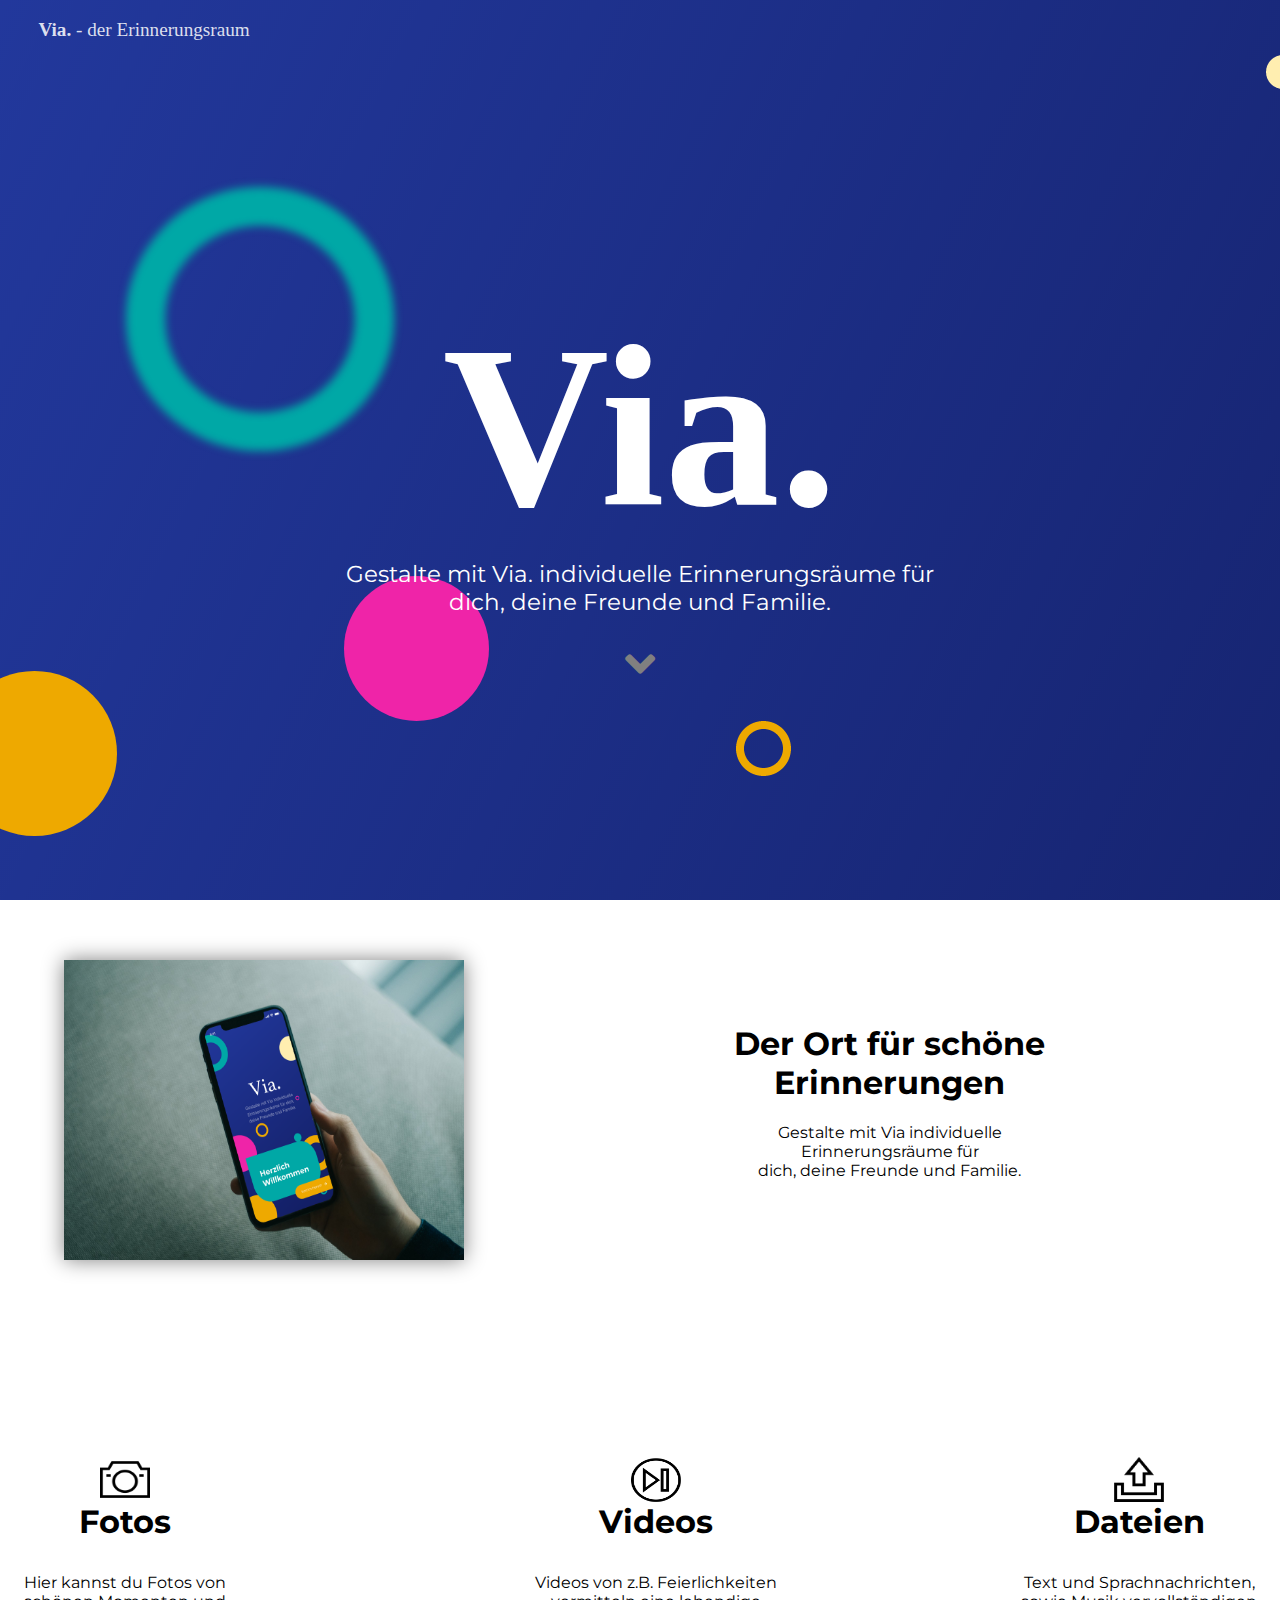
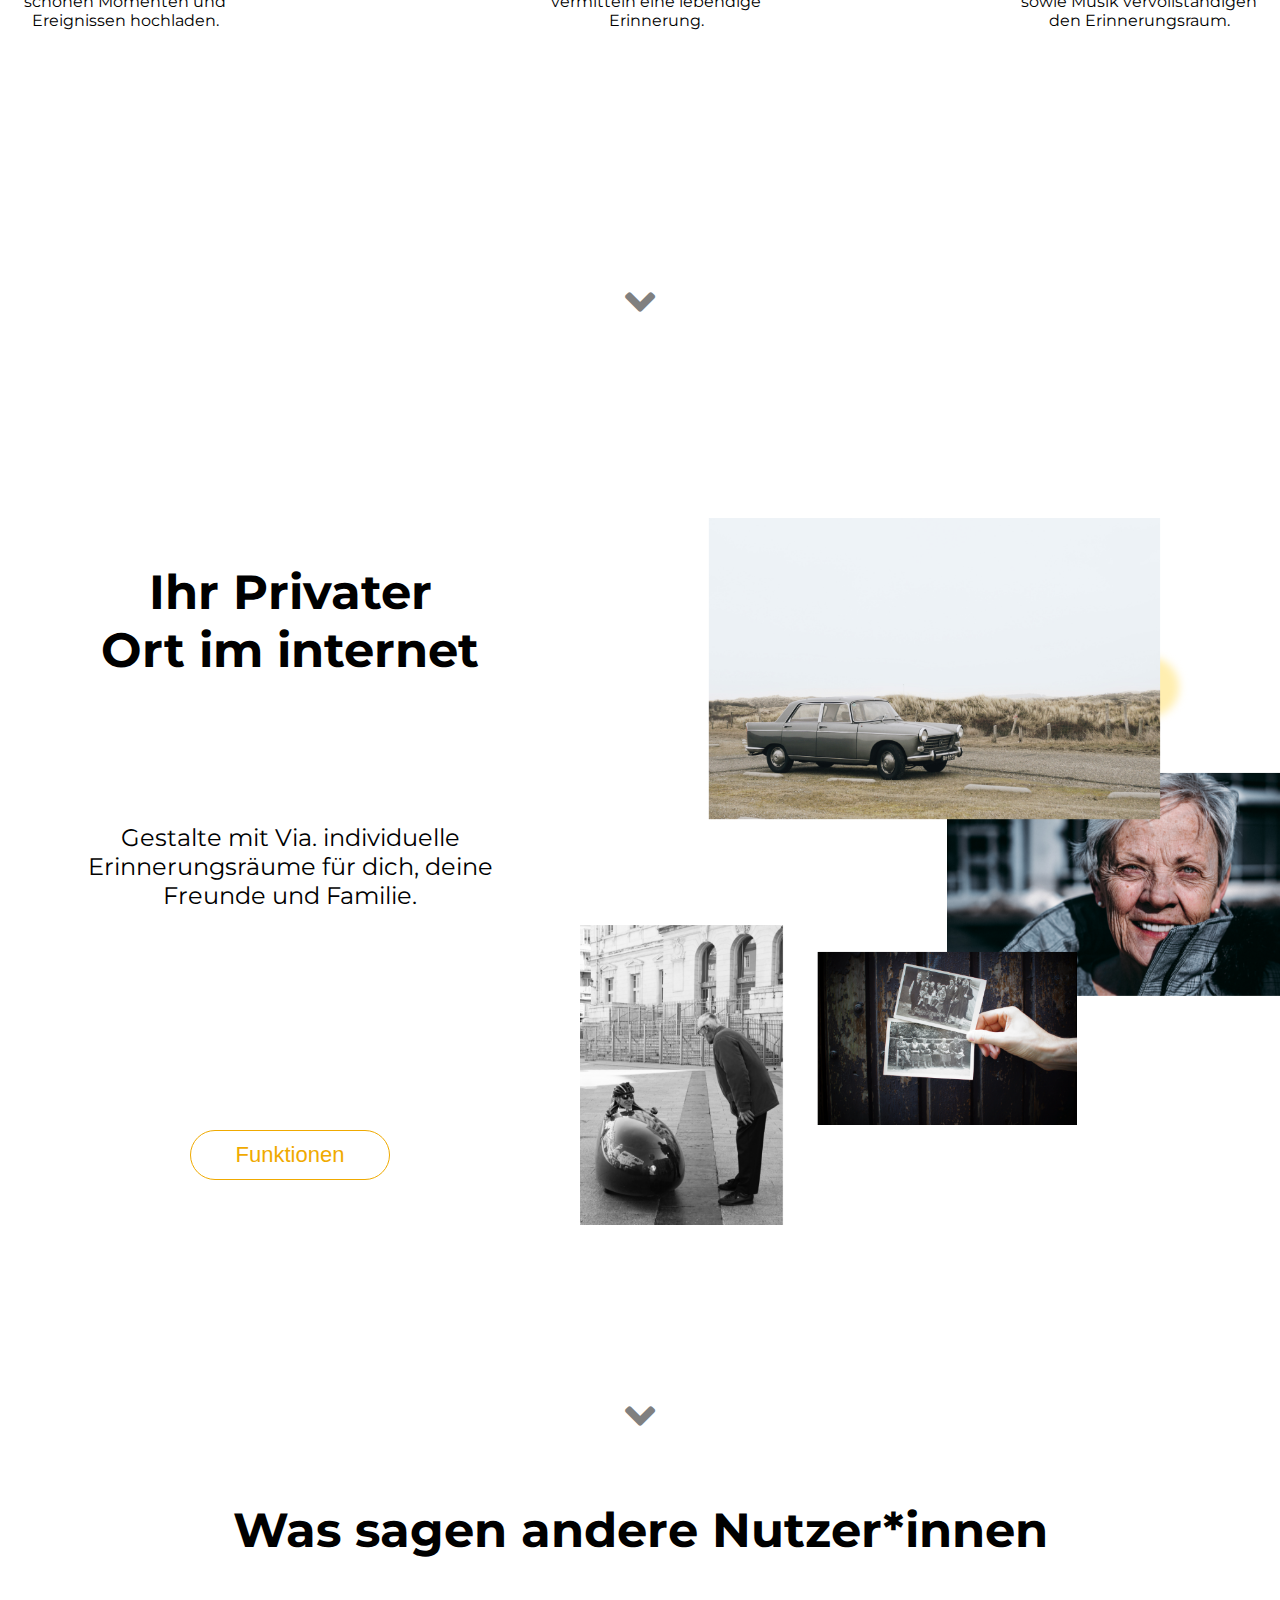
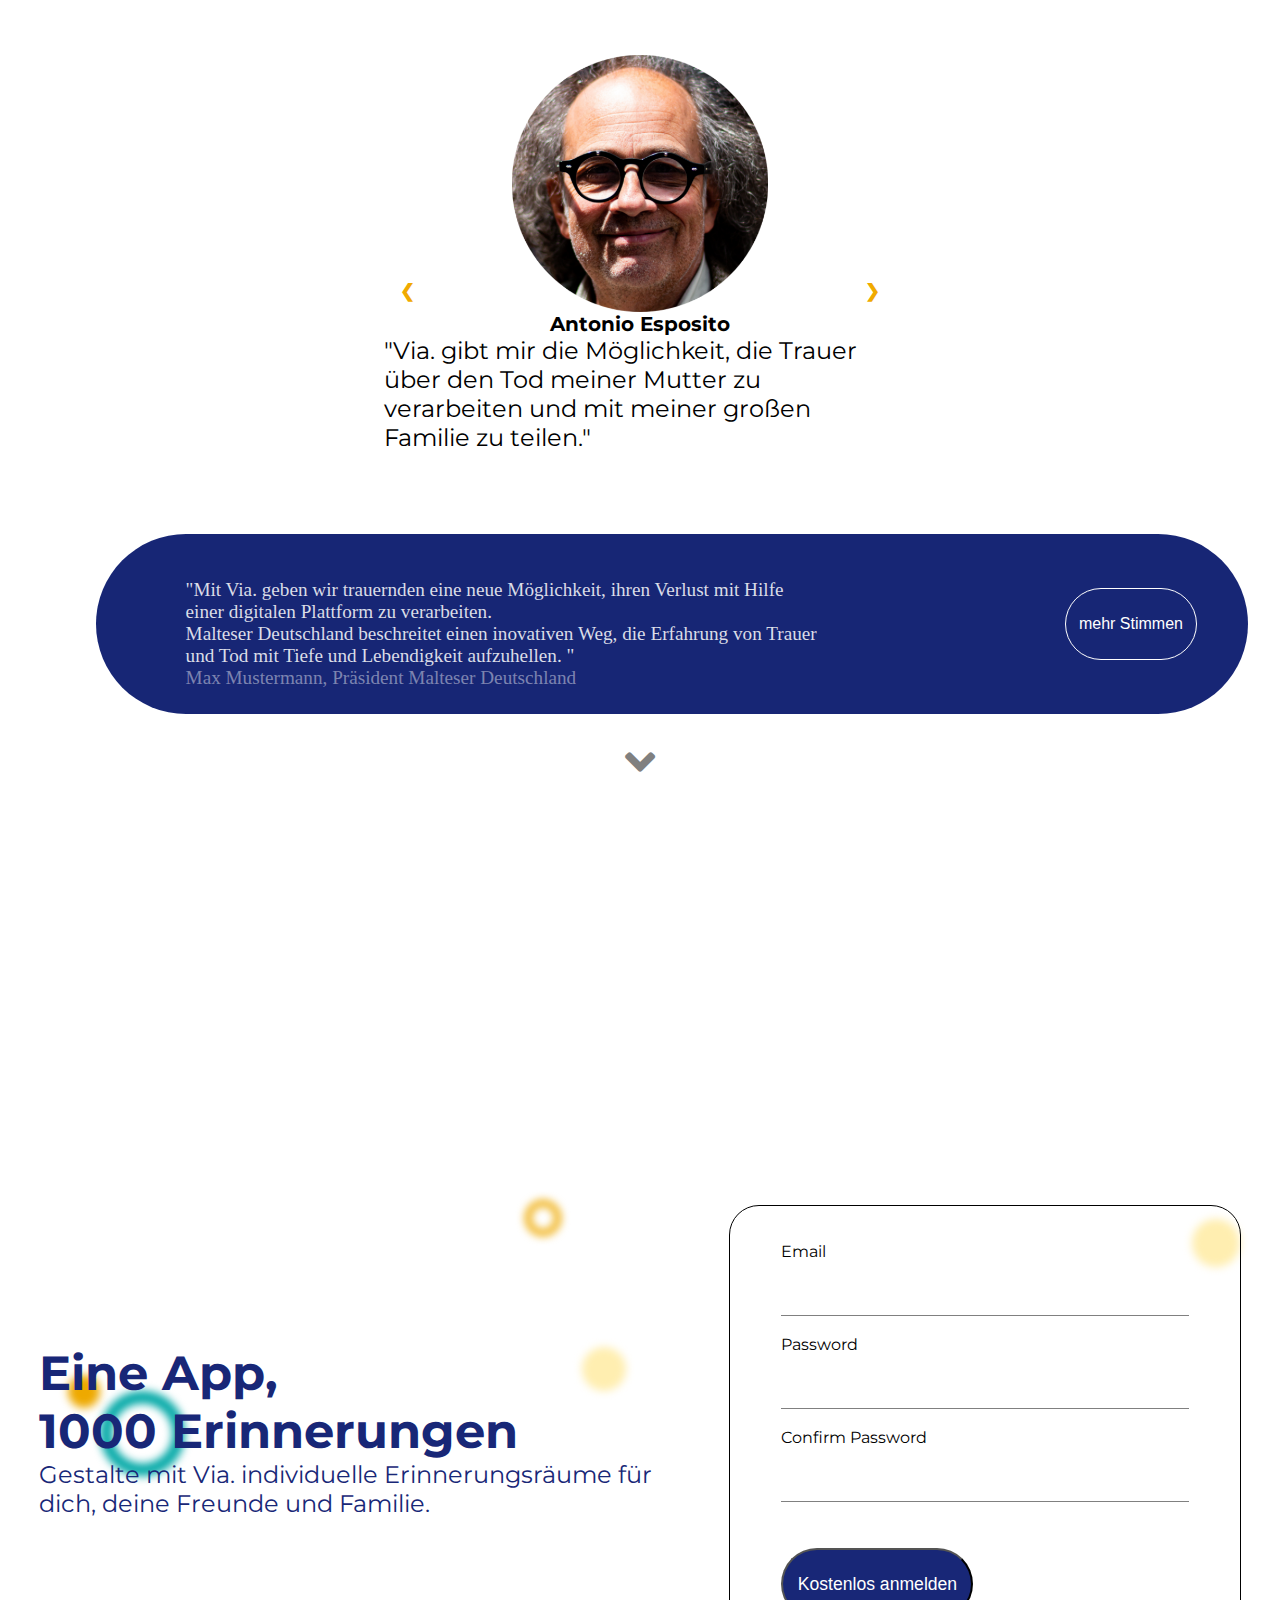
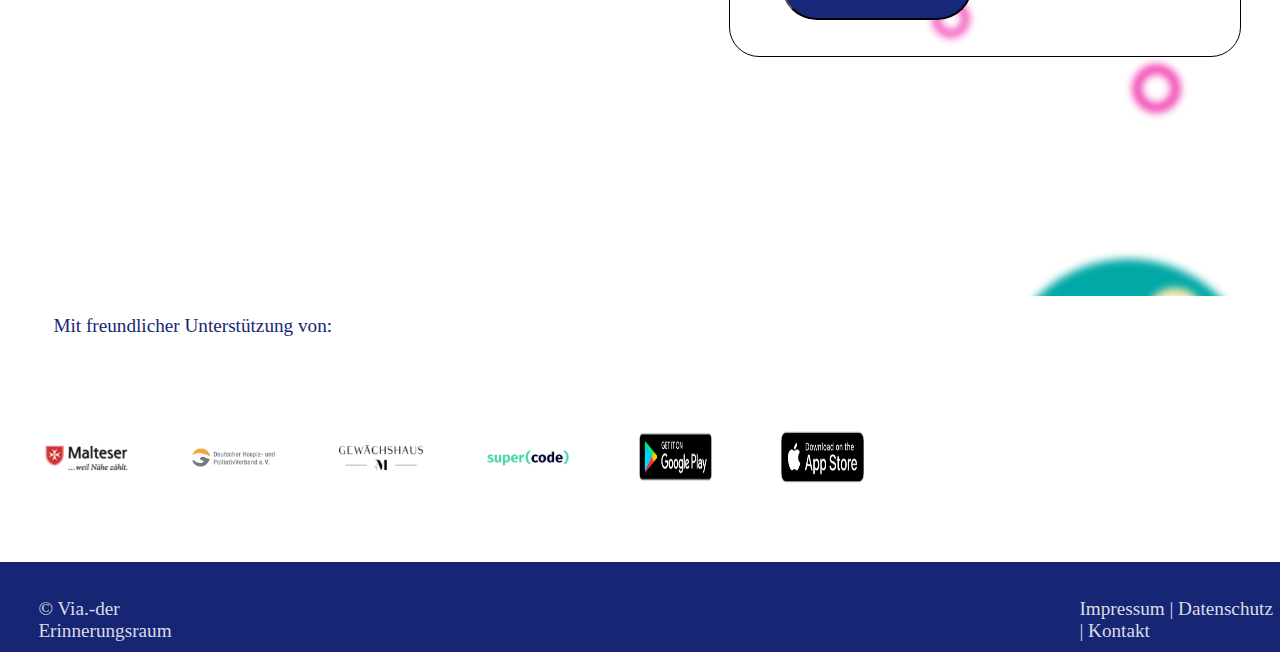
<file: assets/index.html>
<!DOCTYPE html>
<html lang="en">

<head>
    <meta charset="UTF-8">
    <meta name="viewport" content="width=device-width, initial-scale=1.0">
    <meta http-equiv="X-UA-Compatible" content="ie=edge">

    <link rel="stylesheet" href="https://cdnjs.cloudflare.com/ajax/libs/font-awesome/5.11.2/css/all.css">
    <link rel="stylesheet" href="/assets/css/style.css">
    <title>landingpage</title>
</head>

<body>
    <Main>
        <p><b>Via.</b> - der Erinnerungsraum</p>
        <section class="sec1" id="section1">
            <div class="eins">
                <h3>Via.</h3>
                <p class="">Gestalte mit Via. individuelle Erinnerungsräume für <br> dich, deine Freunde und Familie.
                </p>

                <a href="#section2"><i class="fas fa-angle-down"></i></a>
            </div>
        </section>
        <section class="sec2" id="section2">
            <div class="gridDiv1">
                <img src="/assets/img/Hand_Iphone.png" alt="">
            </div>
            <div class="gridDiv2">
                <h1 class="sec2H1">Der Ort für schöne Erinnerungen</h1>
                <p> Gestalte mit Via individuelle Erinnerungsräume für <br> dich, deine Freunde und Familie.</p>
            </div>
            <div class="gridDiv3">
                <img src="/assets/img/camara-de-fotos.png" alt="">
                <h1>Fotos</h1>
                <p>Hier kannst du Fotos von schönen Momenten und Ereignissen hochladen.</p>
            </div>
            <div class="gridDiv4">
                <img src="/assets/img/Element 3.png" alt="">
                <h1>Videos</h1>
                <p>Videos von z.B. Feierlichkeiten vermitteln eine lebendige Erinnerung. </p>
            </div>
            <div class="gridDiv5">
                <img src="/assets/img/subir.png" alt="">
                <h1>Dateien</h1>
                <p>Text und Sprachnachrichten, sowie Musik vervollständigen den Erinnerungsraum. </p>
            </div>

            <div class="gridDiv6">
                <a href="#section3"><i class="fas fa-angle-down"></i></a>
            </div>
        </section>
        <section class="sec3" id="section3">
            <div class="gridDivSec1">
                <h1>Ihr Privater</h1>
                <h1>Ort im internet</h1>
                <p>Gestalte mit Via. individuelle <br> Erinnerungsräume für  dich, deine <br> Freunde und Familie.</p>
                <button>Funktionen</button>
            </div>
                <div class="gridDivSec2">
                    <div>
                        <img src="./img/coulage.png" width="700px"  alt="">
                    </div>
                </div>

            
            <div class="gridDivSec3">
                <a href="#section4"><i class="fas fa-angle-down"></i></a>
            </div>
        </section>
        <section class="sec4" id="section4">
            <h1>Was sagen andere Nutzer*innen</h1>
            <div class="slideshow-container">

                <div class="mySlides fade">
                    <div class="test">
                        <img class="eins" src="/assets/img/Man01.png" style="width:50%">
                    </div>
                    <div class="nameText">
                        <h5>Antonio Esposito</h5>
                        <p>"Via. gibt mir die Möglichkeit, die Trauer über den Tod meiner Mutter zu verarbeiten und mit
                            meiner großen Familie zu teilen."</p>
                    </div>
                </div>

                <div class="mySlides fade">
                    <div class="test">
                        <img class="eins" src="/assets/img/Lady01.png" style="width:50%">
                    </div>
                    <div class="nameText">
                        <h5>Anna Contzen</h5>
                        <p>"Der Verlust meines Vaters war für mich ein einschneidendes Erlebnis. Der Erinnerungsraum
                            Via. ist für mich ein Ort, über diesen Verlust hinwegzukommen."</p>
                    </div>
                </div>

                <div class="mySlides fade">
                    <div class="test">
                        <img class="eins" src="/assets/img/Lady02.png" style="width:50%">
                    </div>
                    <div class="nameText">
                        <h5>Maike Schmidt</h5>
                        <p>"Der Erinnerungsraum Via. ist für mich ein Platz, um schöne Erinnerungen an meine verstorbene
                            Schwester mit meinen Freunden und Verwandten auszutauschen. "</p>
                    </div>
                </div>

                <a class="prev" onclick="plusSlides(-1)">&#10094;</a>
                <a class="next" onclick="plusSlides(1)">&#10095;</a>

            </div>
            <div class="stimme">
                <p>"Mit Via. geben wir trauernden eine neue Möglichkeit, ihren Verlust mit Hilfe einer digitalen
                    Plattform zu verarbeiten.<br>
                    Malteser Deutschland beschreitet einen inovativen Weg, die Erfahrung von Trauer und Tod mit Tiefe
                    und Lebendigkeit aufzuhellen. "<br>
                    <span> Max Mustermann, Präsident Malteser Deutschland</span></p>
                <button>mehr Stimmen</button>
            </div>
            <div class="smooth">
                <a href="#section5"><i class="fas fa-angle-down"></i></a>
            </div>
        </section>
        <section class="sec5" id="section5">
            <div>
            <h1>Eine App,</h1>
            <h1>1000 Erinnerungen</h1>
            <p>Gestalte mit Via. individuelle Erinnerungsräume für</p> 
            <p>dich, deine Freunde und Familie.</p>
        </div>
        <div>
            <form class="form" >
                    <label for="">Email</label><br>
                    <input type="email" required><br>
                    <label for="">Password</label><br>
                    <input type="password" required><br>
                    <label for="">Confirm Password</label><br>
                    <input type="password"><br>
                    <button>Kostenlos anmelden</button>
            </form>
        </div>

        </section>
    </Main>
    <footer id="footer">
        <div class="footerDiv2">
            <p>Mit freundlicher Unterstützung von:</p>
            <img src="/assets/img/Bild -1.png" alt="">
            <img src="/assets/img/Bild -2.png" alt="">
            <img src="/assets/img/gwm_logo-1.png" alt="">
            <img src="/assets/img/SuperCode_Logo_20191003.png" alt="">
            <img class="google" src="/assets/img/google.png" alt="">
            <img class="apple" src="/assets/img/apple.png" alt="">
        </div>
        <div>
            <div class="footerDiv1">
                <p>&copy; Via.-der Erinnerungsraum</p>
                <span class="footerSpan1">
                    <p>Impressum | Datenschutz | Kontakt</p>
                </span>
            </div>

        </div>
    </footer>
    <script src="/assets/js/main.js"></script>
</body>

</html>
</file>
<file: assets/css/style.css>
@import url('//db.onlinewebfonts.com/c/8a8da4e29aedaa26c72e1b57293ddf2d?family=AthelasW01-Regular');
@import url('https://fonts.googleapis.com/css?family=Montserrat:100,100i,200,200i,300,300i,400,400i,500,500i,600,600i,700,700i,800,800i,900,900i&display=swap');
*{
    padding: 0;
    margin: 0;
    box-sizing: border-box;
}
html{
    scroll-behavior: smooth;
}
body{ 
    width: 100%;
    height: 100%;
    font-family: 'Montserrat', sans-serif;
    background: url(../img/Background_Landing01.png) no-repeat;
}
/*----------------------Section1 Anfang---------------------------*/
.sec1{
    width: 100%;
    height: 100vh;
    color: white;
    display: flex;
    justify-content: center;
    align-items: center;
    flex-direction: column;
    font-size: 1.2em;
}
.sec1 p{
    font-size: 1.2em;
}
p:first-child{
    color: rgba(255, 255, 255, 0.842);
    padding-left:2em ;
    padding-top:1em ;
    font-family: 'AthelasW01-Regular', serif;
    font-size: 1.2em;
}
.eins{
    display: flex;
    flex-direction: column;
    justify-content: center;
    align-items: center;
    text-align: center;
}
.sec1 h3{
    font-size: 12em;
    font-family: 'AthelasW01-Regular', serif;
}
i{
    color: gray;
    padding-top:0.5em;
    font-size: 48px;
    animation: plopp 5s ease-in-out infinite;
}
/*----------------------Section1 Ende---------------------------*/

/*----------------------Section2 Anfang---------------------------*/
.sec2{
    padding-top: 1.5%;
    transition: 3s; 
    display: grid;
    justify-content: center;
    grid-gap:12em;
    width: 100%;
    height: 100vh;
    text-align: center; 
    grid-template-columns: auto;
    grid-template-rows: auto;
    grid-template-areas: 'gridDiv1 gridDiv1 gridDiv1 gridDiv2 gridDiv2 GridDiv2'
                         'gridDiv3 gridDiv3 gridDiv4 gridDiv4 gridDiv5 gridDiv5'
                         'gridDiv6 gridDiv6 gridDiv6 gridDiv6 gridDiv6 gridDiv6';
                        
}
.sec2H1{
    font-size: 2em;
    padding-top: 2em;
}
.gridDiv1 {
    grid-area: gridDiv1;
    justify-content: center;
  }
  .gridDiv2{
      grid-area: gridDiv2;
  }
  .gridDiv2 p{
      padding-top: 6%;
  }
  .gridDiv3{
    width: 250px;
    height: 210px;
    grid-area: gridDiv3;
    display: flex;
    justify-content: center;
    align-items: center;
    flex-direction: column; 
}
.gridDiv3 img{
    padding-top: 2%;
}
.gridDiv3:hover{
    transform: scale(1.2);
    box-shadow:gray 0 0 10px ;
    border-radius: 10%;
}
.gridDiv4{
    display: flex;
    width: 300px;
    height: 210px;
    grid-area: gridDiv4;
    justify-content: center;
    align-items: center;
    flex-direction: column;
    margin-left: 4em;
}
.gridDiv4 img{
    padding-top: 2%;
}
.gridDiv4:hover{
    transform: scale(1.2);
    box-shadow:gray 0 0 10px ;
    border-radius: 10%;
}
.gridDiv5{
    display: flex;
    width: 250px;
    height: 210px;
    grid-area: gridDiv5;
    justify-content: center;
    align-items: center;
    flex-direction: column;
   
}
.gridDiv5 img{
    padding-top: 2%;
}
.gridDiv5:hover{
    transform: scale(1.2);
    box-shadow:gray 0 0 10px ;
    border-radius: 10%;
}
.gridDiv6{
    grid-area: gridDiv6;
}
.gridDiv1 img{
    width: 400px;
    height: 300px;
    box-shadow: gray 0 0  20px;
}
.gridDiv3 img{
    width: 50px;
    height: 50px;
}
.gridDiv3 p{
    margin:auto;
}

.gridDiv4 img{
    width: 50px;
    height: 50px;
}
.gridDiv4 p{
    margin:auto;
}
.gridDiv5 img{
    width: 50px;
    height: 50px;
}
.gridDiv5 p{
    margin:auto;
}

/*----------------------Section2 Ende---------------------------*/

/*----------------------Section3 Anfang---------------------------*/
.sec3{
    display: grid;
    grid-template-columns: 1fr 1fr;
    grid-template-rows: 30% 30% 30%;
    justify-content: center;
    align-items: center;
    flex-direction: column;
    width: 100%;
    height: 100vh;
    grid-template-areas: 'gridDivSec1 gridDivSec2'
                        'gridDivSec1 gridDivSec2'
                         'gridDivSec3 gridDivSec3';
}
.sec2{
    margin-bottom: 40vh;
}
.sec3 h1{
   font-size: 3em; 
}
.sec3 p{
    padding-top: 6em;
    font-size: 24px;
    text-align: center;
 }
.gridDivSec3{
    display: flex;
    justify-content: center;
    padding-top: 20%;
    
}
.gridDivSec1{
    display: flex;
    justify-content: center;
    align-items: center;
    flex-direction: column;
}
.sec3 button{
    color: #F0AA00;
    border: 1px solid #F0AA00;
    width: 200px;
    height: 50px;
    background-color: white;
    font-size: 22px;
    border-radius: 50px 50px 50px 50px;
    margin-top: 10em;
    
}
.sec3 button:hover{
    color: white;
    border: 1px solid #F0AA00;
    width: 200px;
    height: 50px;
    background-color: #F0AA00;
    font-size: 22px;
    border-radius: 50px 50px 50px 50px;
}
.gridDivSec1{
    grid-area: gridDivSec1;
}
.gridDivSec2{
    grid-area: gridDivSec2;
}
.gridDivSec3{
    grid-area: gridDivSec3;
}
/*----------------------Section3 Ende---------------------------*/

/*----------------------Section4 Anfang---------------------------*/
.sec4{
    width: 100%;
    height: 100vh;
   
}
.sec4 h1{
    text-align: center;
    font-size: 3em;
    padding-bottom: 2em;
}
.smooth{
    display: flex;
    justify-content: center;
    align-items: center;
    flex-direction: column;
}
.nameText{
    display: flex;
    justify-content: center;
    align-items: center;
    flex-direction: column;
    font-size: 1.5em;
}

.mySlides {display: none}
img {vertical-align: middle;}


.slideshow-container {
  padding-bottom: 5% ;
  max-width: 40%; 
  position: relative;
  margin: auto;
}
.test{
    display: flex;
    justify-content: center;
}
button{
    outline: none;
}
.prev{
  cursor: pointer;
  position: absolute;
  top: 50%;
  width: auto;
  padding: 16px;
  margin-top: -22px;
  color: #F0AA00;
  font-weight: bold;
  font-size: 18px;
  transition: 0.6s ease;
  border-radius: 0 3px 3px 0;
  user-select: none;
}
.next{
    cursor: pointer;
    position: absolute;
    top: 50%;
    width: auto;
    padding: 16px;
    margin-top: -22px;
    color: #F0AA00;
    font-weight: bold;
    font-size: 18px;
    transition: 0.6s ease;
    border-radius: 0 3px 3px 0;
    user-select: none; 
}



.next {
  right: 0;
  border-radius: 3px 0 0 3px;
}


.prev:hover, .next:hover {
  background-color: rgba(0,0,0,0.8);
}


.text {
  color: #f2f2f2;
  font-size: 15px;
  padding: 8px 12px;
  position: absolute;
  bottom: 8px;
  width: 100%;
  text-align: center;
}


.numbertext {
  color: #f2f2f2;
  font-size: 12px;
  padding: 8px 12px;
  position: absolute;
  top: 0;
}


.dot {
  cursor: pointer;
  height: 15px;
  width: 15px;
  margin: 0 2px;
  background-color: #bbb;
  border-radius: 50%;
  display: inline-block;
  transition: background-color 0.6s ease;
}

.active, .dot:hover {
  background-color: #717171;
}

.fade {
  -webkit-animation-name: fade;
  -webkit-animation-duration: 1.5s;
  animation-name: fade;
  animation-duration: 1.5s;
}

@-webkit-keyframes fade {
  from {opacity: .4} 
  to {opacity: 1}
}

@keyframes fade {
  from {opacity: .4} 
  to {opacity: 1}
}


@media only screen and (max-width: 300px) {
  .prev, .next,.text {font-size: 11px}
}
.stimme{
    margin-top:2vh;
    display: flex;
    justify-content: center;
    align-items: center;
    background-color: #172675;
    border-radius: 100px;
    width: 90%;
    height: 20vh;
    margin-left: 6em;
    padding-left: 4vw;
    padding-right: 4vw;
}
.stimme button{
    width: 20%;
    height: 8vh;
    border-radius: 100px;
    background-color: #172675;
    color: white;
    border: 1px solid white;
    font-size: 1em;
    margin-left: 15em;
    
}
span{
    color: rgba(255, 255, 255, 0.445);
}

/*----------------------Section4 Ende---------------------------*/

/*----------------------Section5 Anfang---------------------------*/
.sec5{
    display: flex;
    flex-direction: row;
    justify-content: space-around;
    margin-top: 20vh;
    text-align: center; 
    width: 100%;
    height: 100vh;  
}
.sec5 div{
    display: flex;
    justify-content: center;
    flex-direction: column;
}
.sec5 div:nth-of-type(1) h1{
    font-size: 3em;
    color: #182777;
}
.sec5 div:nth-of-type(1) p{
    font-size: 1.5em;
    color: #182777;
}

.sec5 div:nth-of-type(1){
    align-items: flex-start;
   
}
.form{
    width: 40vw;
    border: 1px solid black;
    border-radius: 30px;
    padding-top:4vh;
    padding-left: 4vw;
    padding-right: 4vw;
    padding-bottom: 4vh;
    display: flex;
    flex-direction: column;
    justify-items: flex-start;

}
.form input{
    height: 4vh;
    border-bottom: 1px solid gray;
    border-top:none;
    border-right: none;
    border-left: none;
    outline: none;
}
.form button{
    background-color: #182777;
    height: 8vh;
    margin-top: 3vh;
    font-size: 1.1em;
    width: 15vw;
    color: white;
    border-radius: 40px;
}
.form label{
    text-align: left;
    
}
.formDiv{
    display: flex;
    align-items: center;
    width: 40%;
    height: 50vh;
 
}


/*----------------------Section5 Ende---------------------------*/


@keyframes plopp{
    0%{
        transform: translateY(0);
    }
    50%{    
        transform: translateY(10px);
        opacity: 0.3;
    }
    100%{   
        transform: translateY(0);
    }
}
/*----------------footer----------------*/

footer{ 
    height: 30vh;
    background-color: white;
}
.footerDiv1{
 
    display: flex;
    background-color: #172674;
    height: 10vh;
    padding-top: 1em;
    
}
.footerSpan1{
    padding-left: 65%;
}
.footerDiv2 p{
    color: #172674;
    margin: 15px;
    height: 100%;
}
.footerDiv2 img{
    margin: 15px;
    width: 6.5%;
    margin-left: 45px;
}

.google{
    width:180px;
    height: 180px;
}
.apple{
    width:150px;
    height: 150px;
    margin-left: 100px;
}





/*___________responsiv__________________*/

@media screen and (max-width: 812px) {
    .sec2  {
        width: 85%;
        height: 100%;
        grid-template-columns: 1fr 1fr ;
        grid-template-rows: auto;
        text-align: center;
        justify-content: center;
        align-items: center;
        flex-direction: column;
        grid-template-areas: 
        "gridDiv1 gridDiv1"
        "gridDiv2 gridDiv2"
        "gridDiv3 gridDiv3"
        "gridDiv4 gridDiv4"
        "gridDiv5 gridDiv5"
        "gridDiv6 gridDiv6"                     ;
}
}
@media screen and ( max-width: 812px) {
    .sec3  {
        width: 85%;
        height: 375px;
        grid-template-columns: 1f 1fr 1fr;
        grid-template-rows: auto;
        text-align: center;
        justify-content: center;
        align-items: center;
        flex-direction: column;
       
        grid-template-areas: "gridDivSec1 gridDivSec1"
                            "gridDivSec2 gridDivSec2"
                             "gridDivSec3 gridDivSec3";
    }
}
@media screen and (max-width: 812px) {
    .sec4  {
        width: 85%;
        height: 100%;
        grid-template-columns: 1fr ;
        grid-template-rows: auto;
        justify-content: center;
        align-items: center;
        flex-direction: column;
}
}
@media screen and (max-width: 812px) {
    .sec5  {
        width: 85%;
        height: 100%;
        grid-template-columns: 1fr ;
        grid-template-rows: auto;
        justify-content: center;
        align-items: center;
        flex-direction: column;
 }
}
</file>
